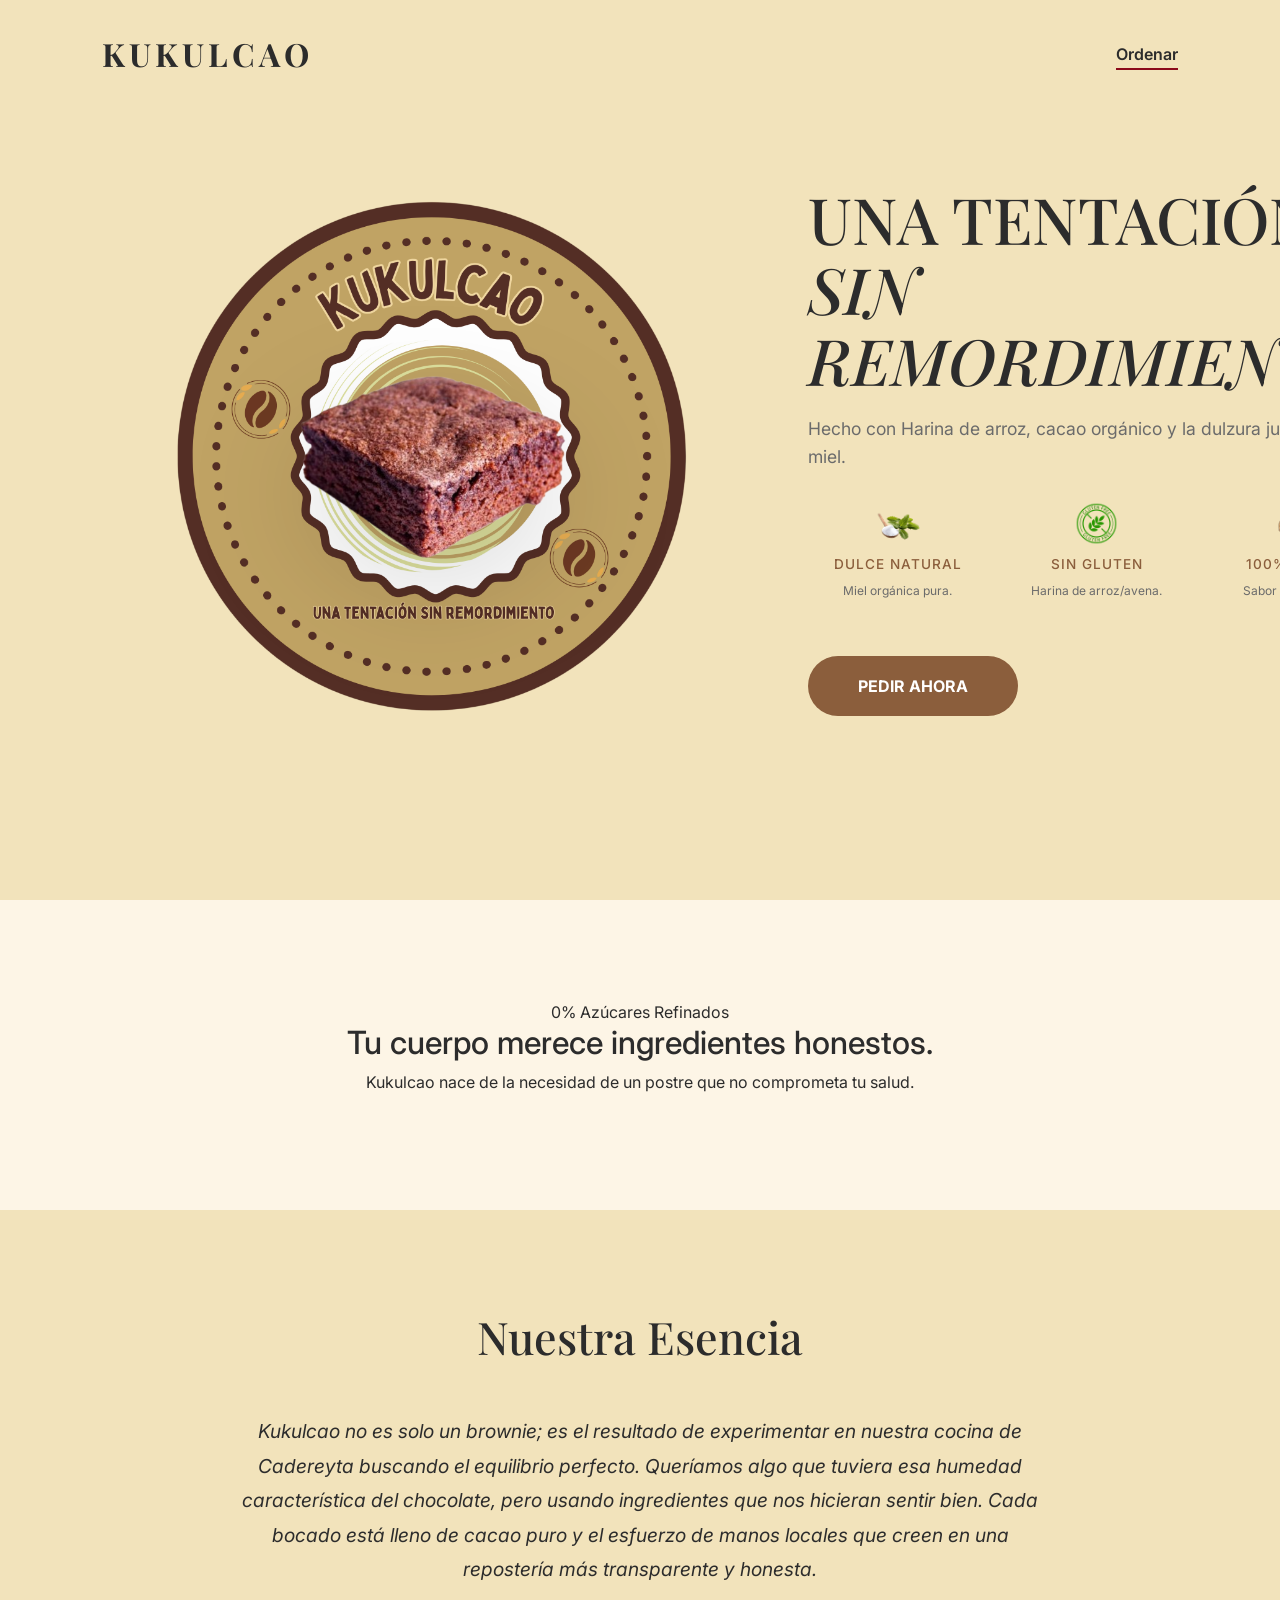
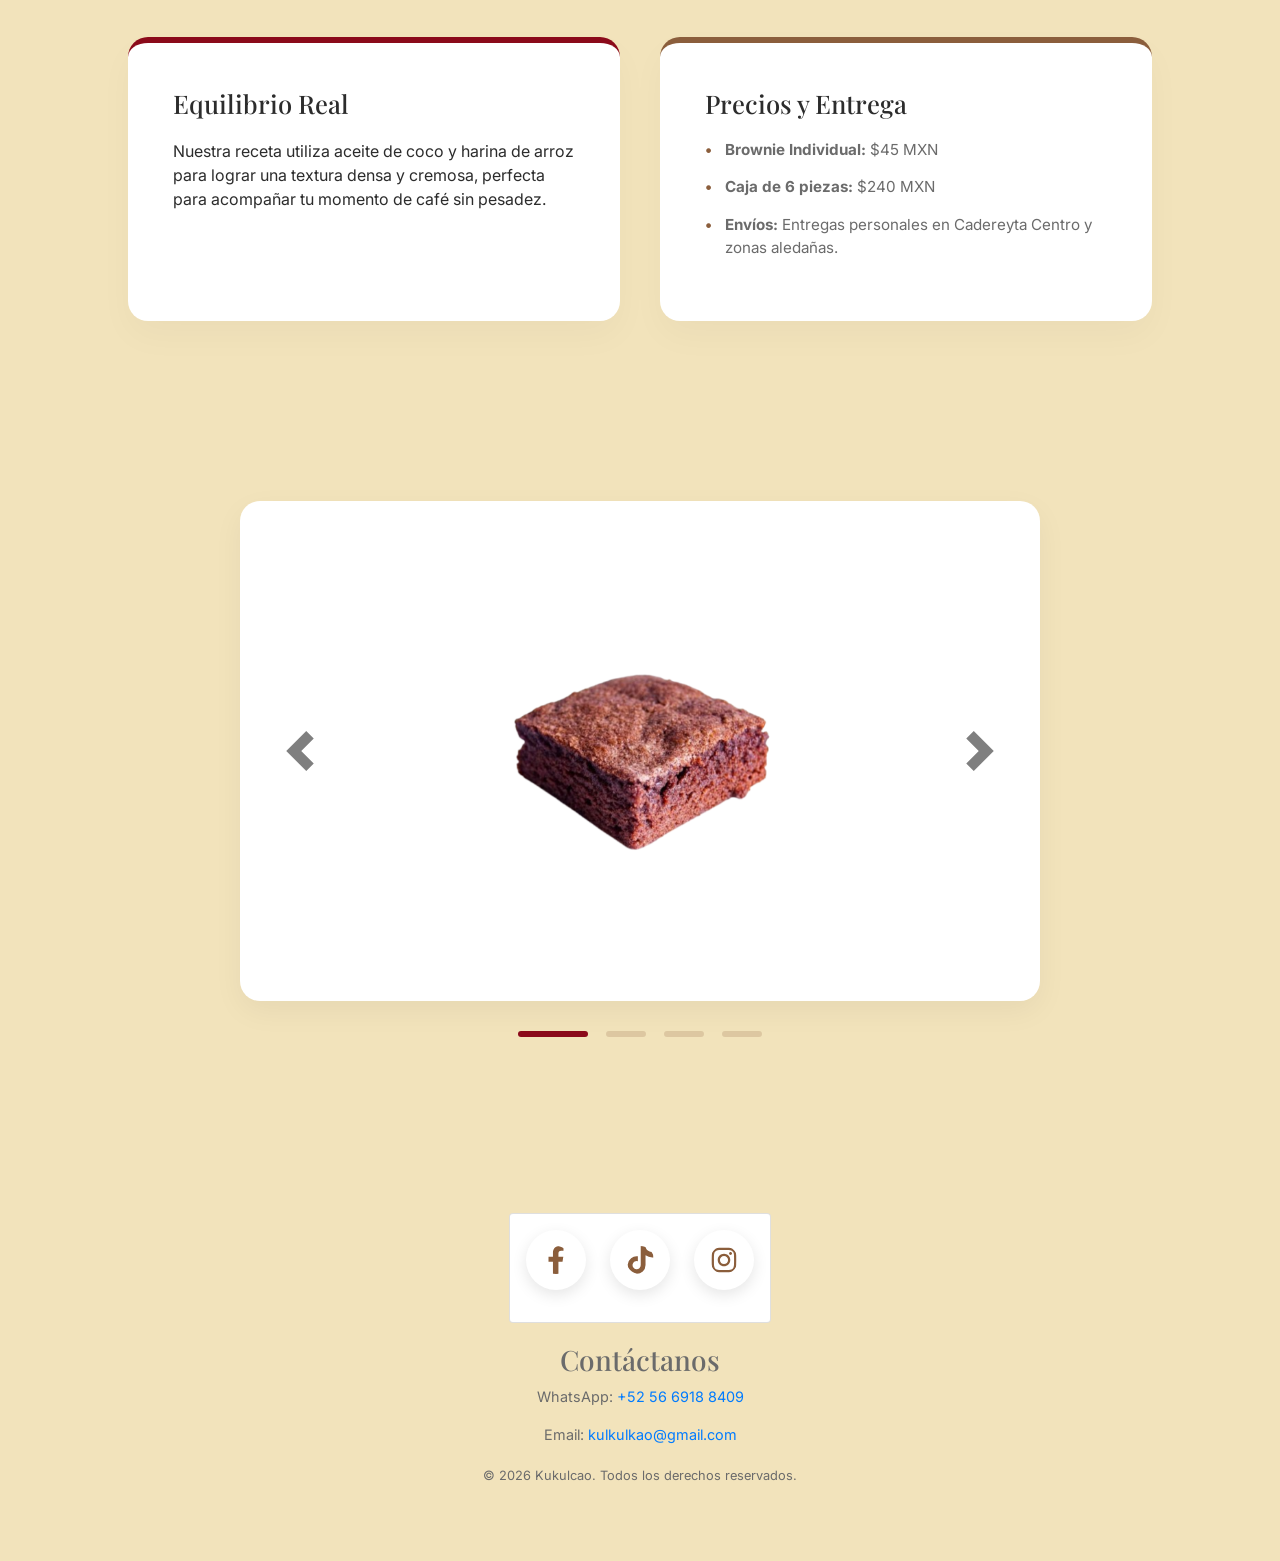
<file: index.html>
<!DOCTYPE html>
<html lang="es">
<head>
    <meta charset="UTF-8">
    <meta name="viewport" content="width=device-width, initial-scale=1.0">
    <title>Kukulcao | Pureza en cada bocado</title>
    <link rel="stylesheet" href="https://cdn.jsdelivr.net/npm/bootstrap@4.6.2/dist/css/bootstrap.min.css">
    <link rel="stylesheet" href="style.css">
    <link href="https://fonts.googleapis.com/css2?family=Inter:wght@300;400;600&family=Playfair+Display:ital,wght@0,400;0,700;1,400&display=swap" rel="stylesheet">
</head>
<body>

    <nav class="minimal-nav">
        <div class="logo">KUKULCAO</div>
        <div class="nav-cta">
            <a href="ordenar.html">Ordenar</a>
        </div>
    </nav>

    <main>
        <section class="hero-minimal">
            <div class="product-display">
                <img src="aro-decorativo.png" alt="Aro Decorativo Artesanal" class="decorative-ring-img">
                <img src="brownie-1.png" alt="Kukulcao Brownie Hero" class="hero-img">
            </div>

            <div class="hero-text">
                <h1 class="fade-in">UNA TENTACIÓN <br><em>SIN REMORDIMIENTO.</em></h1>
                <p>Hecho con Harina de arroz, cacao orgánico y la dulzura justa de la miel.</p>
                
                <div class="hero-benefits">
                    <div class="benefit-item">
                        <img src="icono-miel.png" alt="Dulce Natural" class="benefit-icon"> 
                        <h4>Dulce Natural</h4>
                        <p>Miel orgánica pura.</p>
                    </div>
                    <div class="benefit-item">
                        <img src="icono-gluten.png" alt="Sin Gluten" class="benefit-icon"> 
                        <h4>Sin Gluten</h4>
                        <p>Harina de arroz/avena.</p>
                    </div>
                    <div class="benefit-item">
                        <img src="icono-cacao.png" alt="100% Cacao" class="benefit-icon"> 
                        <h4>100% Cacao</h4>
                        <p>Sabor intenso real.</p>
                    </div>
                </div>

                <a href="ordenar.html" class="btn-pedir-ahora">PEDIR AHORA</a>
            </div>
        </section>

        <section class="philosophy">
            <div class="philo-content">
                <span class="tag">0% Azúcares Refinados</span>
                <h2>Tu cuerpo merece ingredientes honestos.</h2>
                <p>Kukulcao nace de la necesidad de un postre que no comprometa tu salud.</p>
            </div>
        </section>

        <section class="philosophy-section">
            <div class="info-container">
                <h2 class="main-title">Nuestra Esencia</h2>
                
                <div class="about-narrative">
                    <p class="human-text">
                        Kukulcao no es solo un brownie; es el resultado de experimentar en nuestra cocina de Cadereyta buscando el equilibrio perfecto. Queríamos algo que tuviera esa humedad característica del chocolate, pero usando ingredientes que nos hicieran sentir bien. Cada bocado está lleno de cacao puro y el esfuerzo de manos locales que creen en una repostería más transparente y honesta.
                    </p>
                </div>

                <div class="info-grid">
                    <div class="info-card nutrition-card">
                        <h3>Equilibrio Real</h3>
                        <p>Nuestra receta utiliza aceite de coco y harina de arroz para lograr una textura densa y cremosa, perfecta para acompañar tu momento de café sin pesadez.</p>
                    </div>
                    <div class="info-card ingredients-card">
                        <h3>Precios y Entrega</h3>
                        <ul class="ingredient-list">
                            <li><strong>Brownie Individual:</strong> $45 MXN</li>
                            <li><strong>Caja de 6 piezas:</strong> $240 MXN</li>
                            <li><strong>Envíos:</strong> Entregas personales en Cadereyta Centro y zonas aledañas.</li>
                        </ul>
                    </div>
                </div>
            </div>
        </section>

        <section class="product-viewer">
            <div id="kukulcaoCarousel" class="carousel slide" data-ride="carousel">
                <div class="main-window">
                    <div class="carousel-inner">
                        <div class="carousel-item active">
                            <img src="brownie-1.png" alt="Brownie 1">
                        </div>
                        <div class="carousel-item">
                            <img src="brownie-2.png" alt="Brownie 2">
                        </div>
                        <div class="carousel-item">
                            <img src="brownie-3.png" alt="Brownie 3">
                        </div>
                        <div class="carousel-item">
                            <img src="brownie-4.png" alt="Brownie 4">
                        </div>
                    </div>
                    
                    <a class="carousel-control-prev" href="#kukulcaoCarousel" role="button" data-slide="prev">
                        <span class="carousel-control-prev-icon" aria-hidden="true"></span>
                    </a>
                    <a class="carousel-control-next" href="#kukulcaoCarousel" role="button" data-slide="next">
                        <span class="carousel-control-next-icon" aria-hidden="true"></span>
                    </a>
                </div>

                <ol class="carousel-indicators thumb-indicators">
                    <li data-target="#kukulcaoCarousel" data-slide-to="0" class="active"></li>
                    <li data-target="#kukulcaoCarousel" data-slide-to="1"></li>
                    <li data-target="#kukulcaoCarousel" data-slide-to="2"></li>
                    <li data-target="#kukulcaoCarousel" data-slide-to="3"></li>
                </ol>
            </div>
        </section>
    </main>

    <footer class="minimal-footer">
    <div class="footer-social-container">
        <div class="card">
            <ul>
                <li class="iso-pro">
                    <span></span><span></span><span></span>
                    <a href="https://www.facebook.com/share/1DPcSpoEFR/" target="_blank">
                        <svg class="svg" viewBox="0 0 320 512">
                            <path d="M279.14 288l14.22-92.66h-88.91v-60.13c0-25.35 12.42-50.06 52.24-50.06h40.42V6.26S260.43 0 225.36 0c-73.22 0-121.08 44.38-121.08 124.72v70.62H22.89V288h81.39v224h100.17V288z"></path>
                        </svg>
                    </a>
                    <div class="text">Facebook</div>
                </li>

                <li class="iso-pro">
                    <span></span><span></span><span></span>
                    <a href="https://www.tiktok.com/@kulkulkao?_r=1&_t=ZS-95QVn10tRBA" target="_blank">
                        <svg class="svg" viewBox="0 0 448 512">
                            <path d="M448 209.91a210.06 210.06 0 0 1-122.77-39.25V349.38A162.55 162.55 0 1 1 185 188.31V278.2a74.62 74.62 0 1 0 52.23 71.18V0l88 0a121.18 121.18 0 0 0 1.86 22.32c7.87 33.32 31.74 60.39 63.06 73.56c24.28 10.21 51.05 12.58 77.85 6.64v107.39z"></path>
                        </svg>
                    </a>
                    <div class="text">TikTok</div>
                </li>

                <li class="iso-pro">
                    <span></span><span></span><span></span>
                    <a href="https://www.instagram.com/kukulcao?igsh=MWh1M3lxcjV3M2Z5bg==" target="_blank">
                        <svg class="svg" viewBox="0 0 448 512">
                            <path d="M224.1 141c-63.6 0-114.9 51.3-114.9 114.9s51.3 114.9 114.9 114.9S339 319.5 339 255.9 287.7 141 224.1 141zm0 189.6c-41.1 0-74.7-33.5-74.7-74.7s33.5-74.7 74.7-74.7 74.7 33.5 74.7 74.7-33.6 74.7-74.7 74.7zm146.4-194.3c0 14.9-12 26.8-26.8 26.8-14.9 0-26.8-12-26.8-26.8s12-26.8 26.8-26.8 26.8 12 26.8 26.8zm76.1 27.2c-1.7-35.9-9.9-67.7-36.2-93.9-26.2-26.2-58-34.4-93.9-36.2-37-2.1-147.9-2.1-184.9 0-35.8 1.7-67.6 9.9-93.9 36.1s-34.4 58-36.2 93.9c-2.1 37-2.1 147.9 0 184.9 1.7 35.9 9.9 67.7 36.2 93.9s58 34.4 93.9 36.2c37 2.1 147.9 2.1 184.9 0 35.9-1.7 67.7-9.9 93.9-36.2 26.2-26.2 34.4-58 36.2-93.9 2.1-37 2.1-147.8 0-184.8zM398.8 388c-7.8 19.6-22.9 34.7-42.6 42.6-29.5 11.7-99.5 9-132.1 9s-102.7 2.6-132.1-9c-19.6-7.8-34.7-22.9-42.6-42.6-11.7-29.5-9-99.5-9-132.1s-2.6-102.7 9-132.1c7.8-19.6 22.9-34.7 42.6-42.6 29.5-11.7 99.5-9 132.1-9s102.7-2.6 132.1 9c19.6 7.8 34.7 22.9 42.6 42.6 11.7 29.5 9 99.5 9 132.1s2.7 102.7-9 132.1z"></path>
                        </svg>
                    </a>
                    <div class="text">Instagram</div>
                </li>
            </ul>
        </div>
    </div>

    <div class="footer-contact-info">
        <h3 style="margin-bottom: 10px; font-family: 'Playfair Display', serif;">Contáctanos</h3>
        <p>WhatsApp: <a href="https://wa.me/525669188409" target="_blank">+52 56 6918 8409</a></p>
        <p>Email: <a href="mailto:kulkulkao@gmail.com">kulkulkao@gmail.com</a></p>
    </div>
    
    <p class="copyright" style="margin-top: 20px; font-size: 0.8rem;">&copy; 2026 Kukulcao. Todos los derechos reservados.</p>
</footer>

    <script src="https://cdn.jsdelivr.net/npm/jquery@3.5.1/dist/jquery.slim.min.js"></script>
    <script src="https://cdn.jsdelivr.net/npm/bootstrap@4.6.2/dist/js/bootstrap.bundle.min.js"></script>
    <script src="script.js"></script>
</body>
</html>
</file>
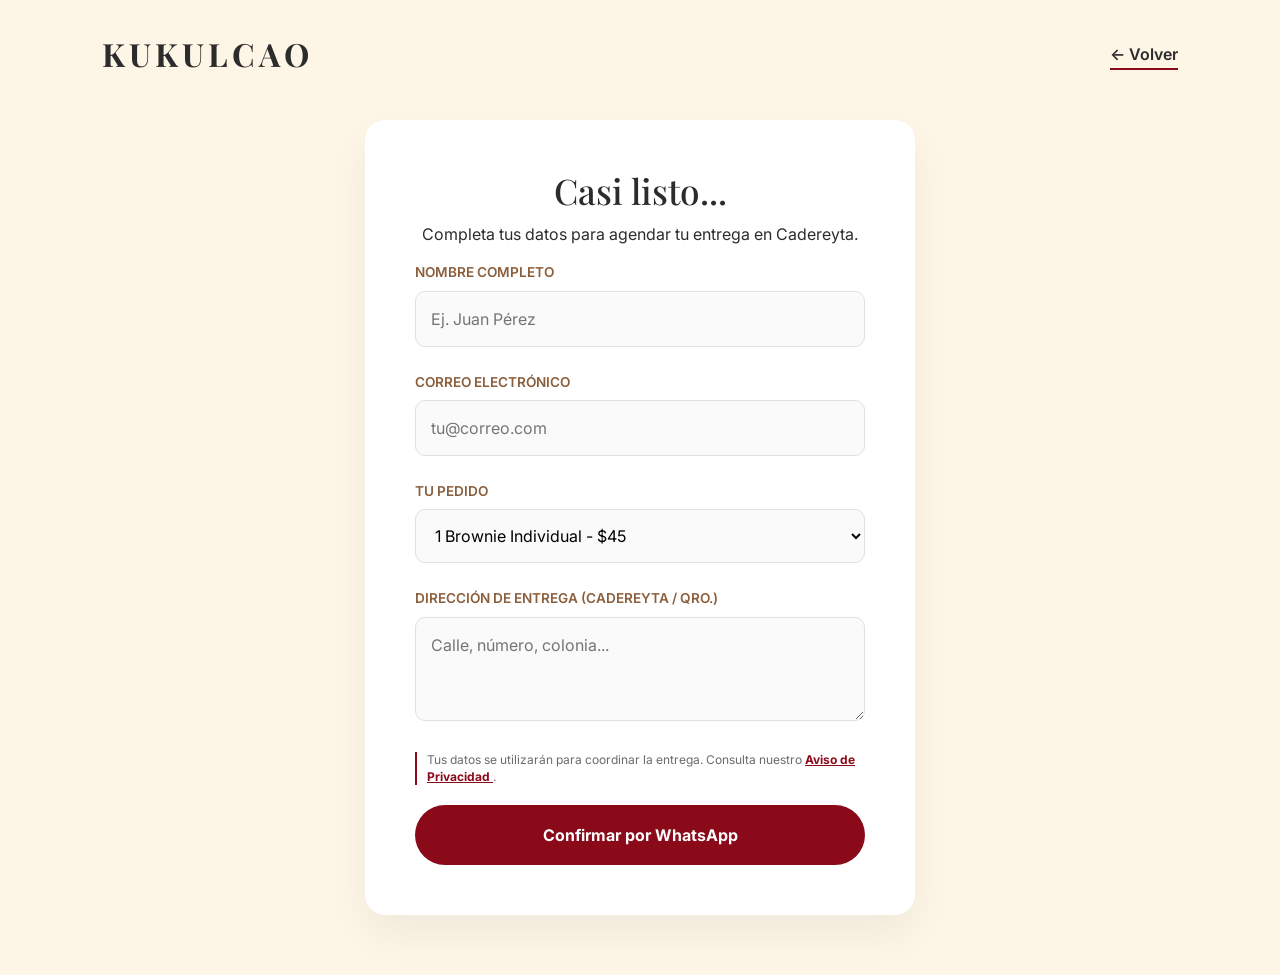
<file: ordenar.html>
<!DOCTYPE html>
<html lang="es">
<head>
    <meta charset="UTF-8">
    <meta name="viewport" content="width=device-width, initial-scale=1.0">
    <title>Finalizar Pedido | Kukulcao</title>
    <link rel="stylesheet" href="https://cdn.jsdelivr.net/npm/bootstrap@4.6.2/dist/css/bootstrap.min.css">
    <link rel="stylesheet" href="style.css">
    <link href="https://fonts.googleapis.com/css2?family=Inter:wght@300;400;600&family=Playfair+Display:wght@700&display=swap" rel="stylesheet">
</head>
<body class="order-page-bg">

    <nav class="minimal-nav">
        <div class="logo"><a href="index.html" style="text-decoration: none; color: inherit;">KUKULCAO</a></div>
        <div class="nav-cta">
            <a href="index.html">← Volver</a>
        </div>
    </nav>

    <main class="order-full-screen">
        <div class="order-card">
            <div class="order-header-main">
                <h2>Casi listo...</h2>
                <p>Completa tus datos para agendar tu entrega en Cadereyta.</p>
            </div>

            <form class="order-form-standalone" id="orderForm">
                
                <div class="input-field">
                    <label>Nombre Completo</label>
                    <input type="text" id="nombre" placeholder="Ej. Juan Pérez" required>
                </div>
                
                <div class="input-field">
                    <label>Correo Electrónico</label>
                    <input type="email" placeholder="tu@correo.com" required>
                </div>

                <div class="input-field">
                    <label>Tu pedido</label>
                    <select id="cantidad" required>
                        <option value="1 Brownie ($45)">1 Brownie Individual - $45</option>
                        <option value="Caja de 6 ($240)">Caja de 6 piezas - $240</option>
                        <option value="Caja de 12 ($450)">Caja de 12 piezas - $450</option>
                    </select>
                </div>

                <div class="input-field">
                    <label>Dirección de entrega (Cadereyta / Qro.)</label>
                    <textarea id="direccion" placeholder="Calle, número, colonia..." rows="3" required></textarea>
                </div>

                <div class="legal-disclosure">
                    <p>Tus datos se utilizarán para coordinar la entrega. Consulta nuestro 
                        <a href="#" data-toggle="modal" data-target="#modalPrivacidad" style="color: var(--accent-color); font-weight: bold; text-decoration: underline;">
                            Aviso de Privacidad
                        </a>.
                    </p>
                </div>

                <button type="submit" class="btn-confirm">Confirmar por WhatsApp</button>
            </form>
        </div>
    </main>

    <div class="modal fade" id="modalPrivacidad" tabindex="-1" aria-hidden="true">
        <div class="modal-dialog modal-dialog-centered">
            <div class="modal-content" style="border-radius: 20px; border: none; padding: 20px;">
                <div class="modal-header" style="border-bottom: none;">
                    <h5 class="modal-title" style="font-family: 'Playfair Display', serif; font-weight: 700; color: var(--accent-color);">Aviso de Privacidad</h5>
                    <button type="button" class="close" data-dismiss="modal" aria-label="Close">
                        <span aria-hidden="true">&times;</span>
                    </button>
                </div>
                <div class="modal-body" style="font-size: 0.9rem; color: var(--text-main); line-height: 1.6;">
                    <p><strong>Kukulcao</strong> es responsable del cuidado de tu información.</p>
                    <p>Los datos solicitados se usan exclusivamente para la logística de entrega de tus brownies en Cadereyta. No compartimos tu información con terceros ni la usamos para spam.</p>
                    <p>Al contactarnos por WhatsApp, aceptas que usemos estos datos para dar seguimiento a tu compra.</p>
                </div>
                <div class="modal-footer" style="border-top: none;">
                    <button type="button" class="btn-confirm" data-dismiss="modal" style="padding: 10px 30px; font-size: 0.9rem; width: auto;">Entendido</button>
                </div>
            </div>
        </div>
    </div>

    <script src="https://cdn.jsdelivr.net/npm/jquery@3.5.1/dist/jquery.slim.min.js"></script>
    <script src="https://cdn.jsdelivr.net/npm/bootstrap@4.6.2/dist/js/bootstrap.bundle.min.js"></script>
    <script src="script.js"></script>
</body>
</html>
</file>
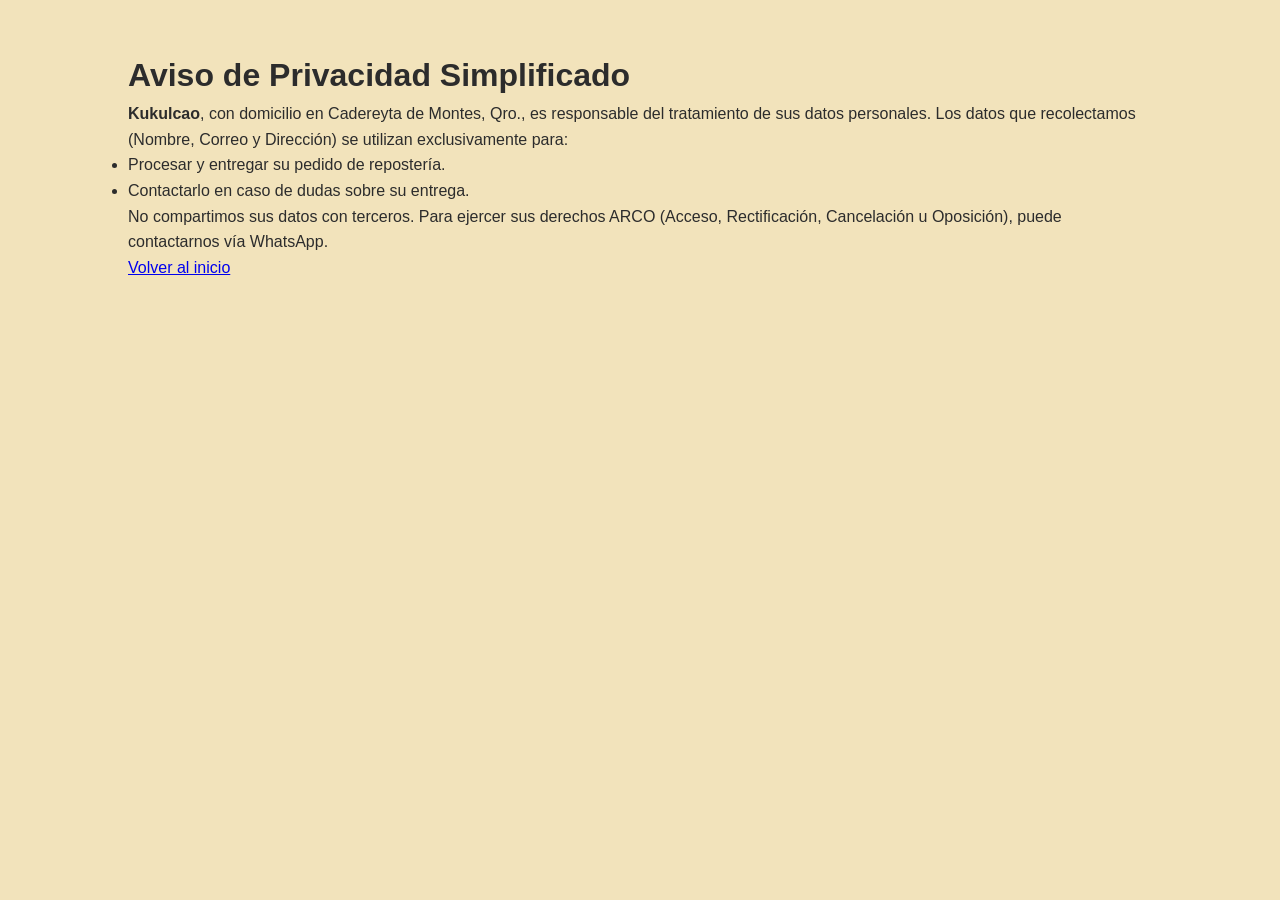
<file: privacidad.html>
<!DOCTYPE html>
<html lang="es">
<head>
    <meta charset="UTF-8">
    <title>Aviso de Privacidad | Kukulcao</title>
    <link rel="stylesheet" href="style.css">
</head>
<body style="padding: 50px 10%; line-height: 1.6;">
    <h1>Aviso de Privacidad Simplificado</h1>
    <p><strong>Kukulcao</strong>, con domicilio en Cadereyta de Montes, Qro., es responsable del tratamiento de sus datos personales. Los datos que recolectamos (Nombre, Correo y Dirección) se utilizan exclusivamente para:</p>
    <ul>
        <li>Procesar y entregar su pedido de repostería.</li>
        <li>Contactarlo en caso de dudas sobre su entrega.</li>
    </ul>
    <p>No compartimos sus datos con terceros. Para ejercer sus derechos ARCO (Acceso, Rectificación, Cancelación u Oposición), puede contactarnos vía WhatsApp.</p>
    <a href="index.html">Volver al inicio</a>
</body>
</html>
</file>
<file: style.css>
/* ==========================================================
   1. VARIABLES Y BASES
========================================================== */
:root {
    --bg-color: #f2e3bb;
    --accent-color: #8b0a1a;
    --text-main: #2c2c2c;
    --text-light: #6B6B6B;
    --gold-brown: #8B5E3C;
}

* { margin: 0; padding: 0; box-sizing: border-box; }
body { 
    font-family: 'Inter', sans-serif; 
    background-color: var(--bg-color); 
    color: var(--text-main); 
    overflow-x: hidden; 
}

/* ==========================================================
   2. NAVEGACIÓN
========================================================== */
.minimal-nav { 
    display: flex; 
    justify-content: space-between; 
    align-items: center;
    padding: 30px 8%; 
    position: absolute; 
    width: 100%; 
    z-index: 100; 
}

.logo { 
    font-family: 'Playfair Display', serif; 
    font-weight: 700; 
    letter-spacing: 4px; 
    font-size: 2rem; 
    color: var(--text-main);
}

.nav-cta a { 
    text-decoration: none; 
    color: var(--text-main); 
    border-bottom: 2px solid var(--accent-color); 
    padding-bottom: 4px; 
    font-weight: 600;
}

/* ==========================================================
   3. HERO (RESTAURADO)
========================================================== */
.hero-minimal {
    min-height: 100vh;
    display: flex;
    align-items: center;
    justify-content: space-between;
    padding: 0 10%;
    position: relative;
    max-width: 1400px;
    margin: 0 auto;
    gap: 60px;
}

.product-display {
    flex: 0.9;
    display: grid;
    place-items: center;
    position: relative;
    height: 600px;
}

.decorative-ring-img {
    grid-area: 1 / 1;
    width: 620px;
    height: auto;
    z-index: 2;
    pointer-events: none;
    margin-top: -10px; 
    opacity: 1 !important; 
    transform: rotate(0deg); /* Aquí puedes añadir animación de rotación si gustas */
}

.hero-img {
    grid-area: 1 / 1;
    width: 290px;
    z-index: 3;
    filter: drop-shadow(0 40px 60px rgba(0,0,0,0.15));
    animation: floatOriginal 6s ease-in-out infinite;
    position: relative; 
    left: -7px;
}

.hero-text {
    flex: 1.1;
    z-index: 10;
}

.hero-text h1 {
    font-family: 'Playfair Display', serif;
    font-size: clamp(2.5rem, 5vw, 4rem);
    line-height: 1.1;
    margin-bottom: 20px;
}

.hero-text p {
    font-size: 1.1rem;
    color: var(--text-light);
    line-height: 1.6;
}

/* ==========================================================
   4. BENEFICIOS
========================================================== */
.hero-benefits { 
    display: flex;
    gap: 20px; 
    margin-top: 30px; 
}
.benefit-item { text-align: center; flex: 1; }
.benefit-icon { width: 45px; height: 45px; object-fit: contain; margin-bottom: 10px; }
.benefit-item h4 { font-size: 0.85rem; text-transform: uppercase; color: var(--gold-brown); letter-spacing: 1px; }
.benefit-item p { font-size: 0.75rem; color: var(--text-light); }

.btn-pedir-ahora { 
    display: inline-block; 
    margin-top: 40px; 
    padding: 18px 50px; 
    background: var(--gold-brown); 
    color: white; 
    text-decoration: none; 
    border-radius: 50px; 
    font-weight: 700; 
    transition: 0.3s ease;
}
.btn-pedir-ahora:hover { transform: translateY(-3px); box-shadow: 0 10px 20px rgba(139, 94, 60, 0.3); }

/* ==========================================================
   5. SECCIONES NARRATIVAS (ESTILO HUMANO)
========================================================== */
.philosophy { padding: 100px 5%; background-color: #FDF5E6; text-align: center; }

.philosophy-section { padding: 100px 10%; background-color: var(--bg-color); }

.about-narrative { max-width: 800px; margin: 0 auto 50px; text-align: center; }

.human-text {
    font-size: 1.2rem;
    line-height: 1.8;
    color: var(--text-main);
    font-style: italic;
}

.info-container { max-width: 1200px; margin: 0 auto; }

.main-title {
    font-family: 'Playfair Display', serif;
    font-size: 2.8rem;
    margin-bottom: 50px;
    color: var(--text-main);
    text-align: center;
}

.info-grid { display: grid; grid-template-columns: 1fr 1fr; gap: 40px; }

.info-card {
    background: #fff;
    padding: 45px;
    border-radius: 20px;
    box-shadow: 0 15px 35px rgba(0,0,0,0.03);
    transition: transform 0.3s ease;
}

.info-card:hover { transform: translateY(-10px); }
.info-card h3 { font-family: 'Playfair Display', serif; font-size: 1.6rem; margin-bottom: 20px; }
.nutrition-card { border-top: 6px solid var(--accent-color); }
.ingredients-card { border-top: 6px solid var(--gold-brown); }

.ingredient-list { list-style: none; padding: 0; }
.ingredient-list li {
    margin-bottom: 15px;
    font-size: 0.95rem;
    color: var(--text-light);
    position: relative;
    padding-left: 20px;
}
.ingredient-list li::before {
    content: "•";
    color: var(--gold-brown);
    font-weight: bold;
    position: absolute;
    left: 0;
}

/* ==========================================================
   6. CARRUSEL (RESTAURADO Y ESTABLE)
========================================================== */
.product-viewer { padding: 80px 5%; text-align: center; }

.main-window { 
    width: 100%; 
    max-width: 800px; 
    height: 500px; 
    margin: 0 auto; 
    background-color: #fff; 
    border-radius: 20px; 
    box-shadow: 0 10px 30px rgba(0,0,0,0.05);
    position: relative;
    overflow: hidden;
    display: flex;
    align-items: center;
    justify-content: center;
}

/* Importante: Mantener estas reglas para que el carrusel no "salte" */
.carousel, .carousel-inner, .carousel-item { width: 100%; height: 100%; }

.carousel-item img { 
    width: 100% !important;
    height: 100% !important;
    object-fit: contain; 
    padding: 40px;
    display: block;
}

.carousel-control-prev-icon, .carousel-control-next-icon {
    filter: invert(1) grayscale(100%) brightness(0.2);
    width: 40px; height: 40px;
}

.thumb-indicators { position: static; margin-top: 30px; display: flex; justify-content: center; gap: 12px; }
.thumb-indicators li {
    width: 40px; height: 6px; border-radius: 10px;
    background-color: var(--gold-brown) !important;
    opacity: 0.2; transition: all 0.3s ease; border: none;
}
.thumb-indicators li.active { opacity: 1; width: 70px; background-color: var(--accent-color) !important; }

/* ==========================================================
   7. FORMULARIO DE PEDIDO
========================================================== */
.order-page-bg { background-color: #FDF5E6; min-height: 100vh; }
.order-full-screen { display: flex; justify-content: center; align-items: center; padding: 120px 5% 60px; }
.order-card { background: #fff; padding: 50px; border-radius: 20px; box-shadow: 0 20px 40px rgba(0,0,0,0.05); max-width: 550px; width: 100%; text-align: center; }
.order-header-main h2 { font-family: 'Playfair Display', serif; font-size: 2.2rem; color: var(--text-main); margin-bottom: 10px; }
.order-form-standalone { text-align: left; }
.input-field { margin-bottom: 25px; }
.input-field label { display: block; font-size: 0.85rem; font-weight: 600; color: var(--gold-brown); margin-bottom: 8px; text-transform: uppercase; }
.input-field input, .input-field select, .input-field textarea { 
    width: 100%; padding: 15px; border: 1px solid #E0E0E0; border-radius: 10px; background-color: #FAFAFA; 
}

.legal-disclosure {
    font-size: 0.75rem;
    color: var(--text-light);
    margin: 20px 0;
    line-height: 1.4;
    border-left: 2px solid var(--accent-color);
    padding-left: 10px;
}

.btn-confirm { width: 100%; padding: 18px; background-color: var(--accent-color); color: #fff; border: none; border-radius: 50px; font-weight: 700; cursor: pointer; transition: transform 0.3s ease; }
.btn-confirm:hover { transform: translateY(-3px); }

/* ==========================================================
   8. FOOTER Y RESPONSIVE
========================================================== */
.minimal-footer { padding: 60px 40px; text-align: center; font-size: 0.9rem; color: var(--text-light); }
.footer-links { margin-bottom: 10px; }
.footer-links a { color: var(--text-main); text-decoration: none; font-weight: 600; }

@media (max-width: 768px) {
    .hero-minimal { flex-direction: column; padding: 120px 5% 60px 5%; text-align: center; min-height: auto; }
    .product-display { order: -1; height: 350px; }
    .decorative-ring-img { width: 380px; opacity: 0.5; }
    .hero-img { width: 175px; left: -5px;}
    .hero-text h1 { font-size: 2.1rem; }
    .info-grid { grid-template-columns: 1fr; }
    .main-window { height: 350px; }
}

/* ==========================================================
   9. KEYFRAMES
========================================================== */
@keyframes floatOriginal {
    0%, 100% { transform: translateY(0); }
    50% { transform: translateY(-20px); }
}

/* ==========================================================
   10. ESTILOS DE REDES SOCIALES (NUEVO - SIN AFECTAR LO ANTERIOR)
========================================================== */
.card {
  max-width: fit-content;
  margin: 20px auto; /* Centrado automático */
  display: flex;
  flex-direction: column;
  gap: 1rem;
  transition: 0.5s;
}

.card ul {
  padding: 1rem;
  display: flex;
  list-style: none;
  gap: 1.5rem;
  align-items: center;
  justify-content: center;
}

.card ul li { cursor: pointer; position: relative; list-style: none; }

.svg {
  transition: all 0.3s;
  padding: 1rem;
  height: 60px;
  width: 60px;
  border-radius: 100%;
  color: var(--gold-brown);
  fill: currentColor;
  background: white;
  box-shadow: 0 5px 15px rgba(0,0,0,0.1);
  position: relative;
  z-index: 10;
}

.text {
  opacity: 0;
  border-radius: 5px;
  padding: 5px 10px;
  transition: all 0.3s;
  color: white;
  background-color: var(--accent-color);
  position: absolute;
  bottom: -35px;
  left: 50%;
  transform: translateX(-50%);
  z-index: 20;
  font-size: 0.75rem;
}

.iso-pro:hover .text { opacity: 1; bottom: -45px; }
.iso-pro:hover a > .svg { transform: translate(10px, -10px); }

.iso-pro span {
  opacity: 0;
  position: absolute;
  top: 0; left: 0;
  border: 1px solid var(--gold-brown);
  background-color: rgba(139, 94, 60, 0.1);
  border-radius: 50%;
  transition: all 0.3s;
  height: 60px;
  width: 60px;
  z-index: 5;
}

.iso-pro:hover span { opacity: 1; }
.iso-pro:hover span:nth-child(1) { opacity: 0.2; transform: translate(3px, -3px); }
.iso-pro:hover span:nth-child(2) { opacity: 0.4; transform: translate(6px, -6px); }
.iso-pro:hover span:nth-child(3) { opacity: 0.6; transform: translate(9px, -9px); }
</file>
